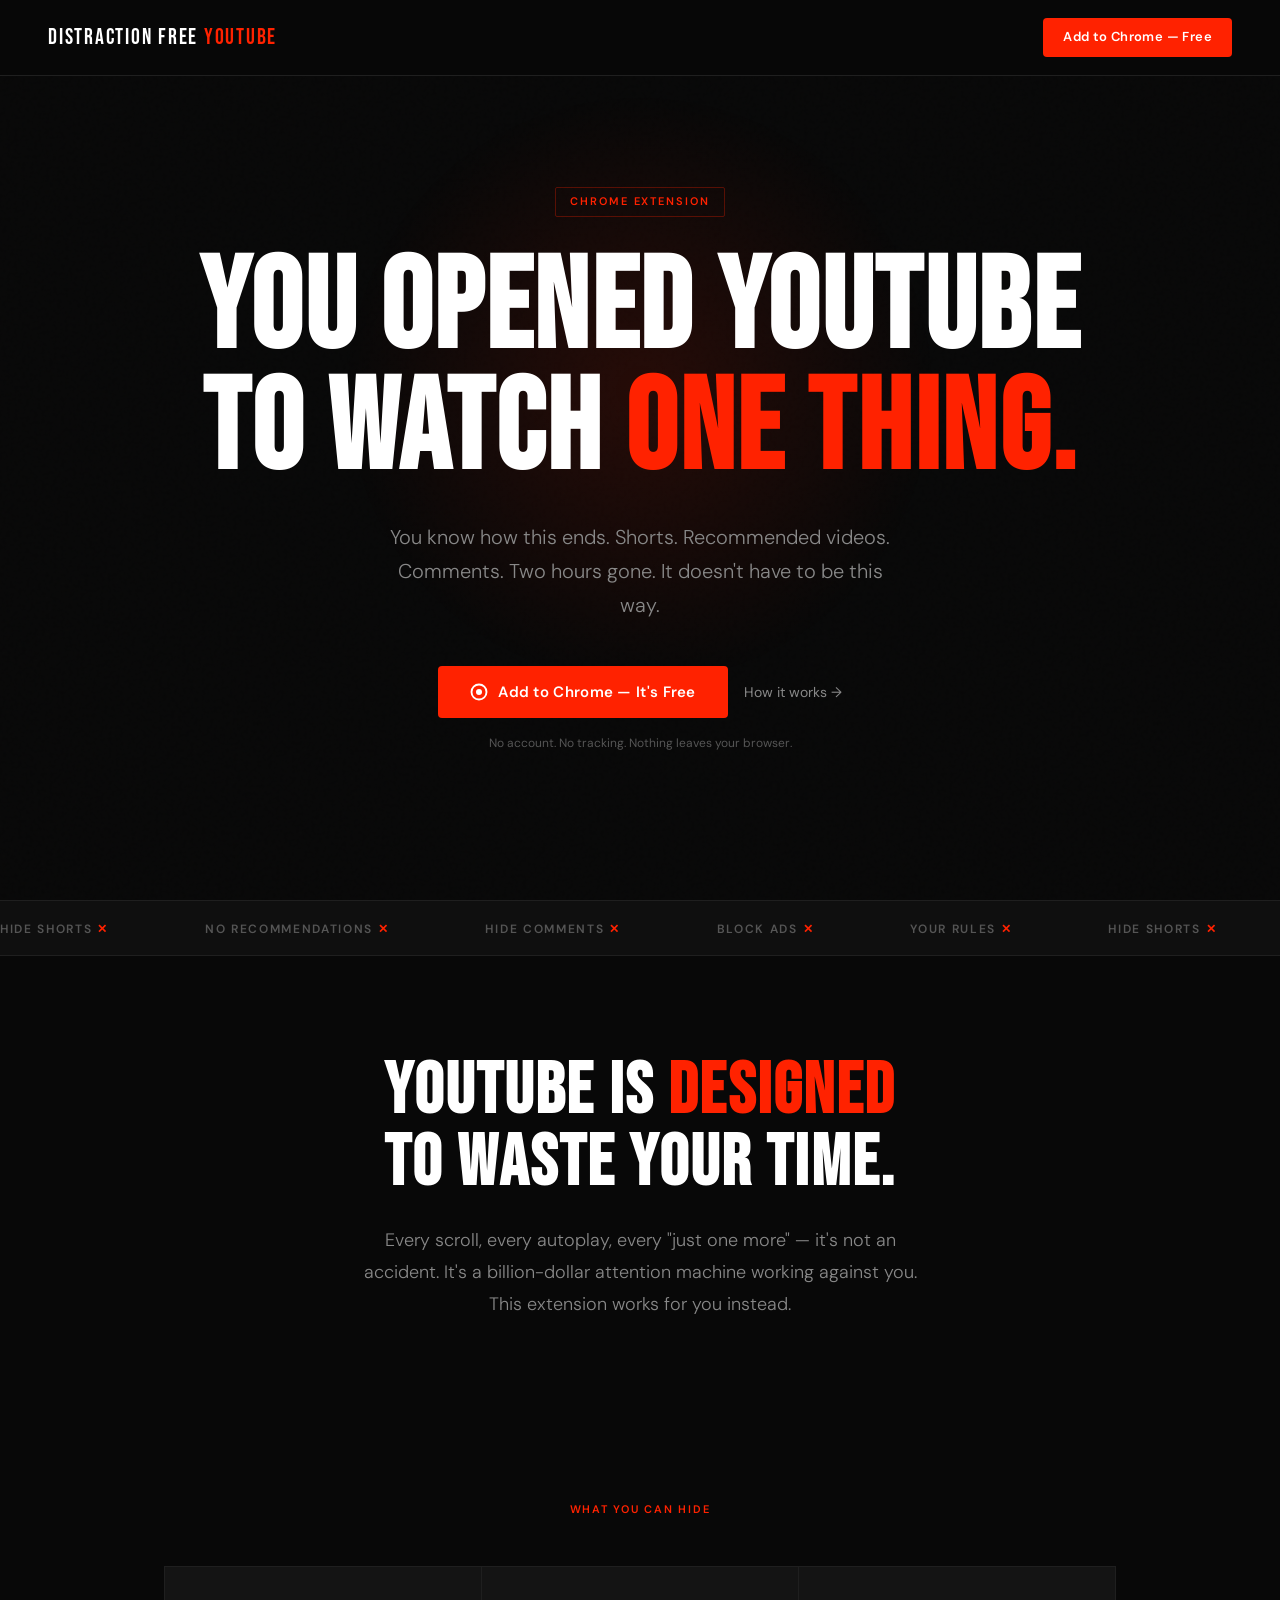
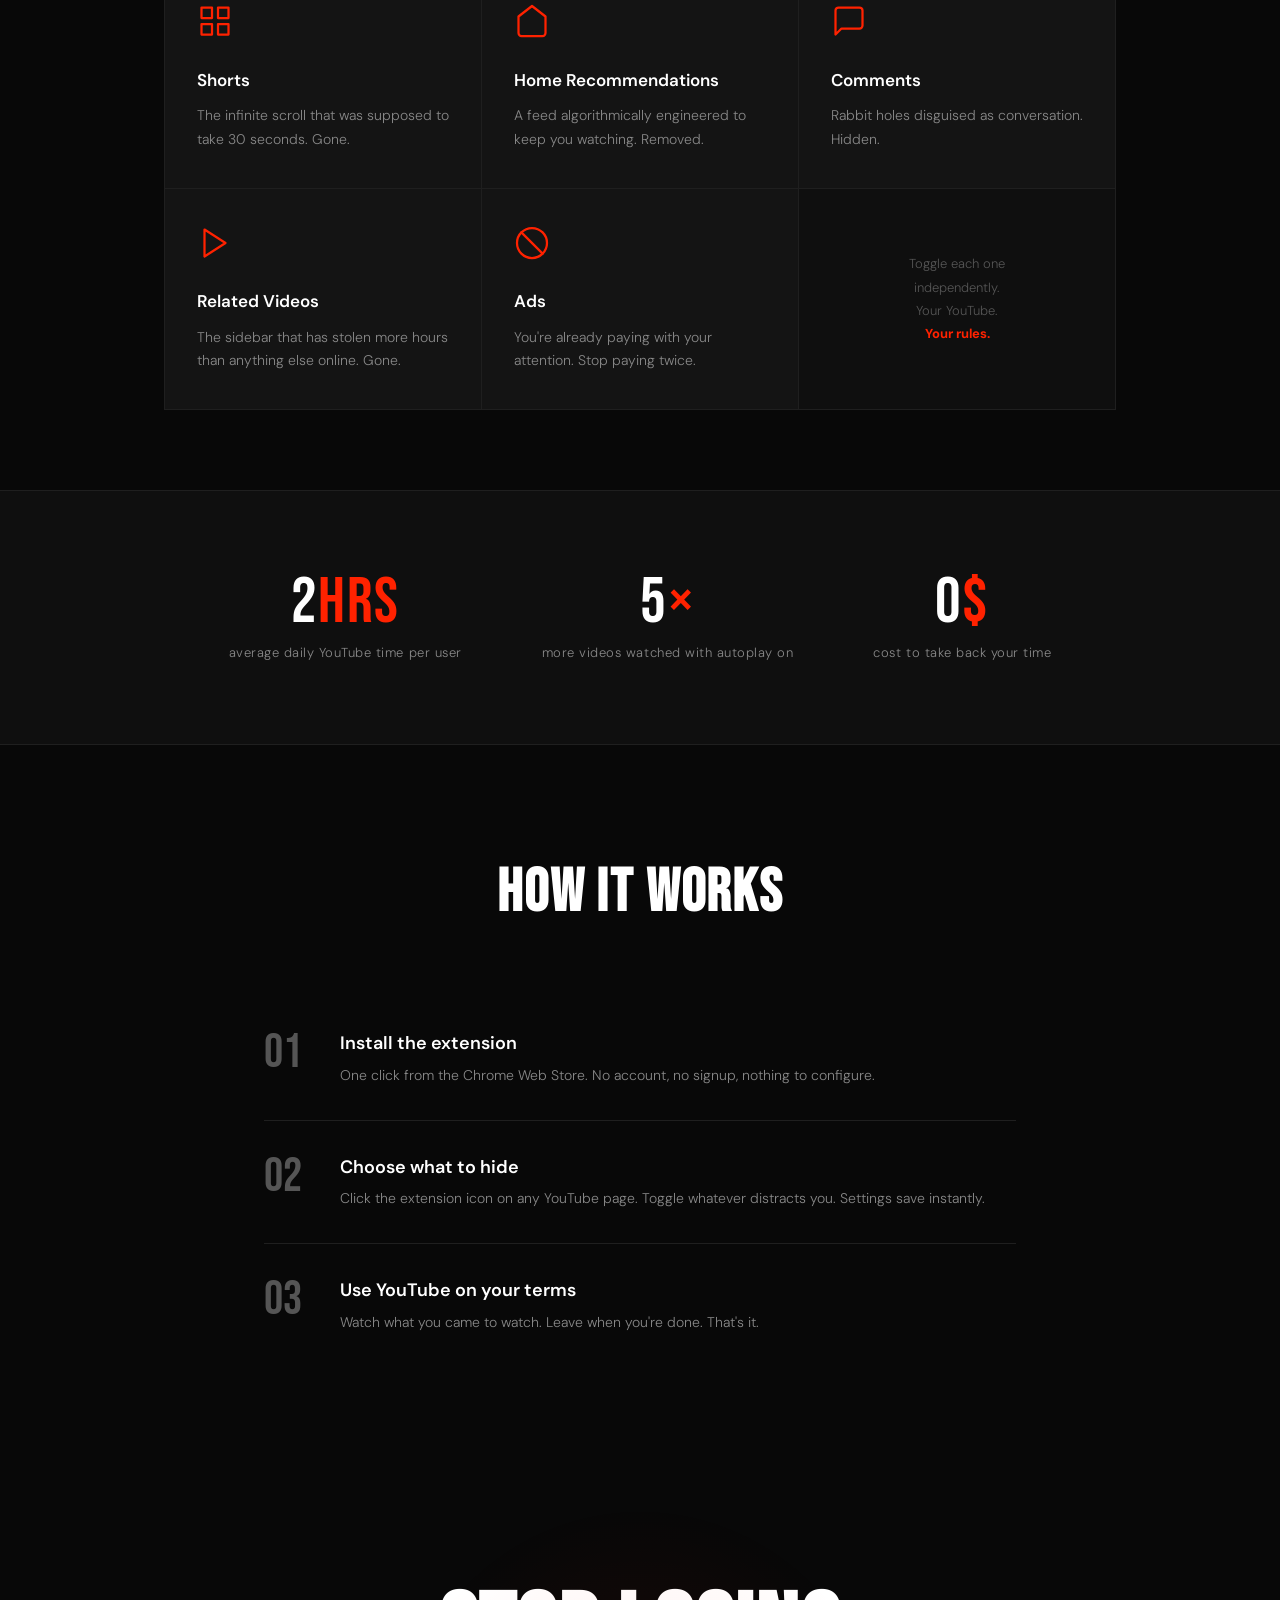
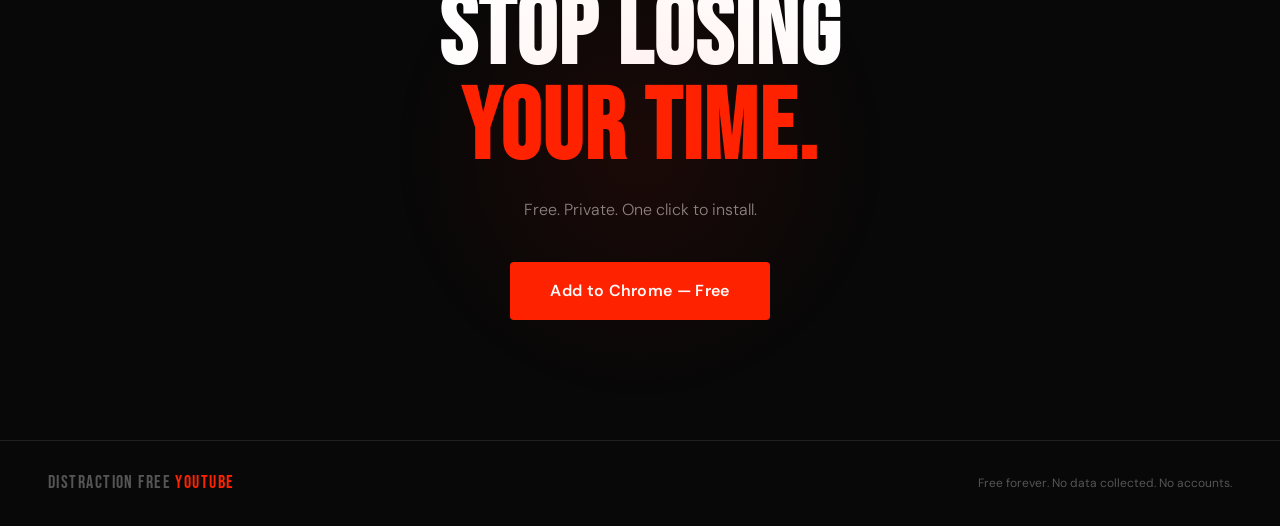
<file: docs/index.html>
<!DOCTYPE html>
<html lang="en">
<head>
  <meta charset="UTF-8" />
  <meta name="viewport" content="width=device-width, initial-scale=1.0" />
  <title>Distraction Free YouTube — Hide Shorts, Ads & Recommendations</title>
  <meta name="description" content="Stop wasting hours on YouTube. Hide Shorts, recommendations, comments and ads with one click. Free Chrome extension. Take back your time." />
  <meta name="keywords" content="hide youtube shorts, remove youtube recommendations, youtube focus mode, distraction free youtube, chrome extension, hide youtube ads, clean youtube, youtube blocker" />
  <meta property="og:title" content="Distraction Free YouTube" />
  <meta property="og:description" content="You opened YouTube to watch one thing. You know how this ends. Take back control." />
  <meta property="og:type" content="website" />
  <link rel="preconnect" href="https://fonts.googleapis.com" />
  <link rel="preconnect" href="https://fonts.gstatic.com" crossorigin />
  <link href="https://fonts.googleapis.com/css2?family=Bebas+Neue&family=DM+Sans:wght@300;400;500;600&display=swap" rel="stylesheet" />
  <style>
    *, *::before, *::after { box-sizing: border-box; margin: 0; padding: 0; }

    :root {
      --red: #ff2200;
      --red-dim: #cc1a00;
      --black: #080808;
      --dark: #0f0f0f;
      --card: #141414;
      --border: #1f1f1f;
      --text: #e8e8e8;
      --muted: #888;
      --muted2: #555;
    }

    html { scroll-behavior: smooth; }

    body {
      background: var(--black);
      color: var(--text);
      font-family: 'DM Sans', sans-serif;
      font-size: 16px;
      line-height: 1.6;
      overflow-x: hidden;
    }

    /* noise overlay */
    body::before {
      content: '';
      position: fixed;
      inset: 0;
      background-image: url("data:image/svg+xml,%3Csvg viewBox='0 0 256 256' xmlns='http://www.w3.org/2000/svg'%3E%3Cfilter id='noise'%3E%3CfeTurbulence type='fractalNoise' baseFrequency='0.9' numOctaves='4' stitchTiles='stitch'/%3E%3C/filter%3E%3Crect width='100%25' height='100%25' filter='url(%23noise)' opacity='0.04'/%3E%3C/svg%3E");
      pointer-events: none;
      z-index: 0;
      opacity: 0.4;
    }

    a { color: inherit; text-decoration: none; }

    /* NAV */
    nav {
      position: fixed;
      top: 0; left: 0; right: 0;
      z-index: 100;
      display: flex;
      align-items: center;
      justify-content: space-between;
      padding: 18px 48px;
      border-bottom: 1px solid var(--border);
      background: rgba(8,8,8,0.85);
      backdrop-filter: blur(12px);
    }
    .nav-logo {
      font-family: 'Bebas Neue', sans-serif;
      font-size: 22px;
      letter-spacing: 0.08em;
      color: #fff;
    }
    .nav-logo span { color: var(--red); }
    .nav-cta {
      background: var(--red);
      color: #fff;
      font-size: 13px;
      font-weight: 600;
      padding: 9px 20px;
      border-radius: 4px;
      letter-spacing: 0.03em;
      transition: background 0.2s;
    }
    .nav-cta:hover { background: var(--red-dim); }

    /* HERO */
    .hero {
      min-height: 100vh;
      display: flex;
      flex-direction: column;
      align-items: center;
      justify-content: center;
      text-align: center;
      padding: 120px 24px 80px;
      position: relative;
      overflow: hidden;
    }

    .hero-glow {
      position: absolute;
      width: 600px; height: 600px;
      border-radius: 50%;
      background: radial-gradient(circle, rgba(255,34,0,0.12) 0%, transparent 70%);
      top: 50%; left: 50%;
      transform: translate(-50%, -60%);
      pointer-events: none;
    }

    .hero-eyebrow {
      display: inline-block;
      font-size: 11px;
      font-weight: 600;
      letter-spacing: 0.18em;
      text-transform: uppercase;
      color: var(--red);
      border: 1px solid rgba(255,34,0,0.3);
      padding: 5px 14px;
      border-radius: 2px;
      margin-bottom: 32px;
      animation: fadeUp 0.6s ease both;
    }

    .hero h1 {
      font-family: 'Bebas Neue', sans-serif;
      font-size: clamp(64px, 10vw, 130px);
      line-height: 0.95;
      letter-spacing: 0.02em;
      color: #fff;
      max-width: 900px;
      animation: fadeUp 0.6s 0.1s ease both;
    }

    .hero h1 em {
      font-style: normal;
      color: var(--red);
    }

    .hero-sub {
      margin-top: 28px;
      font-size: clamp(16px, 2vw, 20px);
      color: var(--muted);
      max-width: 520px;
      font-weight: 300;
      line-height: 1.7;
      animation: fadeUp 0.6s 0.2s ease both;
    }

    .hero-actions {
      margin-top: 44px;
      display: flex;
      align-items: center;
      gap: 16px;
      flex-wrap: wrap;
      justify-content: center;
      animation: fadeUp 0.6s 0.3s ease both;
    }

    .btn-primary {
      background: var(--red);
      color: #fff;
      font-size: 15px;
      font-weight: 600;
      padding: 14px 32px;
      border-radius: 4px;
      letter-spacing: 0.02em;
      transition: background 0.2s, transform 0.15s;
      display: inline-flex;
      align-items: center;
      gap: 10px;
    }
    .btn-primary:hover { background: var(--red-dim); transform: translateY(-1px); }

    .btn-secondary {
      font-size: 14px;
      color: var(--muted);
      font-weight: 400;
    }
    .btn-secondary:hover { color: var(--text); }

    .hero-note {
      margin-top: 16px;
      font-size: 12px;
      color: var(--muted2);
      animation: fadeUp 0.6s 0.4s ease both;
    }

    /* TICKER */
    .ticker {
      border-top: 1px solid var(--border);
      border-bottom: 1px solid var(--border);
      padding: 14px 0;
      overflow: hidden;
      white-space: nowrap;
      background: var(--dark);
    }
    .ticker-inner {
      display: inline-flex;
      gap: 48px;
      animation: ticker 18s linear infinite;
    }
    .ticker-item {
      font-size: 12px;
      font-weight: 600;
      letter-spacing: 0.14em;
      text-transform: uppercase;
      color: var(--muted2);
    }
    .ticker-item span { color: var(--red); margin-right: 48px; }

    /* TRUTH SECTION */
    .truth {
      padding: 100px 24px;
      max-width: 800px;
      margin: 0 auto;
      text-align: center;
    }
    .truth h2 {
      font-family: 'Bebas Neue', sans-serif;
      font-size: clamp(40px, 6vw, 72px);
      line-height: 1;
      letter-spacing: 0.03em;
      color: #fff;
      margin-bottom: 24px;
    }
    .truth h2 em { font-style: normal; color: var(--red); }
    .truth p {
      font-size: 18px;
      color: var(--muted);
      font-weight: 300;
      line-height: 1.8;
      max-width: 580px;
      margin: 0 auto;
    }

    /* FEATURES */
    .features {
      padding: 80px 24px;
      max-width: 1000px;
      margin: 0 auto;
    }
    .features-label {
      font-size: 11px;
      font-weight: 600;
      letter-spacing: 0.16em;
      text-transform: uppercase;
      color: var(--red);
      margin-bottom: 48px;
      text-align: center;
    }
    .features-grid {
      display: grid;
      grid-template-columns: repeat(auto-fit, minmax(280px, 1fr));
      gap: 1px;
      background: var(--border);
      border: 1px solid var(--border);
    }
    .feature-card {
      background: var(--card);
      padding: 36px 32px;
      transition: background 0.2s;
    }
    .feature-card:hover { background: #1a1a1a; }
    .feature-icon {
      width: 36px; height: 36px;
      margin-bottom: 20px;
      color: var(--red);
    }
    .feature-card h3 {
      font-size: 17px;
      font-weight: 600;
      color: #fff;
      margin-bottom: 10px;
    }
    .feature-card p {
      font-size: 14px;
      color: var(--muted);
      line-height: 1.7;
      font-weight: 300;
    }

    /* STATS */
    .stats {
      padding: 80px 24px;
      border-top: 1px solid var(--border);
      border-bottom: 1px solid var(--border);
      display: flex;
      justify-content: center;
      gap: 80px;
      flex-wrap: wrap;
      background: var(--dark);
    }
    .stat { text-align: center; }
    .stat-number {
      font-family: 'Bebas Neue', sans-serif;
      font-size: 64px;
      line-height: 1;
      color: #fff;
      letter-spacing: 0.02em;
    }
    .stat-number span { color: var(--red); }
    .stat-label {
      font-size: 13px;
      color: var(--muted);
      margin-top: 8px;
      font-weight: 300;
      letter-spacing: 0.04em;
    }

    /* HOW IT WORKS */
    .how {
      padding: 100px 24px;
      max-width: 800px;
      margin: 0 auto;
    }
    .how h2 {
      font-family: 'Bebas Neue', sans-serif;
      font-size: clamp(36px, 5vw, 60px);
      letter-spacing: 0.03em;
      color: #fff;
      margin-bottom: 56px;
      text-align: center;
    }
    .steps { display: flex; flex-direction: column; gap: 0; }
    .step {
      display: flex;
      gap: 28px;
      align-items: flex-start;
      padding: 32px 0;
      border-bottom: 1px solid var(--border);
    }
    .step:last-child { border-bottom: none; }
    .step-num {
      font-family: 'Bebas Neue', sans-serif;
      font-size: 48px;
      color: var(--muted2);
      line-height: 1;
      flex-shrink: 0;
      width: 48px;
    }
    .step-content h3 {
      font-size: 18px;
      font-weight: 600;
      color: #fff;
      margin-bottom: 6px;
    }
    .step-content p {
      font-size: 14px;
      color: var(--muted);
      font-weight: 300;
      line-height: 1.7;
    }

    /* CTA BOTTOM */
    .cta-section {
      padding: 120px 24px;
      text-align: center;
      position: relative;
      overflow: hidden;
    }
    .cta-section::before {
      content: '';
      position: absolute;
      width: 500px; height: 500px;
      border-radius: 50%;
      background: radial-gradient(circle, rgba(255,34,0,0.08) 0%, transparent 70%);
      top: 50%; left: 50%;
      transform: translate(-50%, -50%);
      pointer-events: none;
    }
    .cta-section h2 {
      font-family: 'Bebas Neue', sans-serif;
      font-size: clamp(48px, 8vw, 100px);
      line-height: 0.95;
      letter-spacing: 0.02em;
      color: #fff;
      margin-bottom: 20px;
    }
    .cta-section h2 em { font-style: normal; color: var(--red); }
    .cta-section p {
      font-size: 16px;
      color: var(--muted);
      margin-bottom: 40px;
      font-weight: 300;
    }

    /* FOOTER */
    footer {
      border-top: 1px solid var(--border);
      padding: 28px 48px;
      display: flex;
      align-items: center;
      justify-content: space-between;
      flex-wrap: wrap;
      gap: 16px;
    }
    .footer-logo {
      font-family: 'Bebas Neue', sans-serif;
      font-size: 18px;
      letter-spacing: 0.08em;
      color: var(--muted2);
    }
    .footer-logo span { color: var(--red); }
    footer p {
      font-size: 12px;
      color: var(--muted2);
    }

    /* ANIMATIONS */
    @keyframes fadeUp {
      from { opacity: 0; transform: translateY(20px); }
      to   { opacity: 1; transform: translateY(0); }
    }
    @keyframes ticker {
      from { transform: translateX(0); }
      to   { transform: translateX(-50%); }
    }

    /* SCROLL REVEAL */
    .reveal {
      opacity: 0;
      transform: translateY(24px);
      transition: opacity 0.7s ease, transform 0.7s ease;
    }
    .reveal.visible {
      opacity: 1;
      transform: none;
    }

    @media (max-width: 600px) {
      nav { padding: 16px 20px; }
      .stats { gap: 40px; }
      footer { padding: 24px 20px; }
    }
  </style>
</head>
<body>

  <nav>
    <div class="nav-logo">Distraction Free <span>YouTube</span></div>
    <a href="https://chromewebstore.google.com/detail/distraction-free-youtube/ckkcdcieljicflmkokdekbfpkclmmibp" class="nav-cta" target="_blank">Add to Chrome — Free</a>
  </nav>

  <section class="hero">
    <div class="hero-glow"></div>
    <div class="hero-eyebrow">Chrome Extension</div>
    <h1>You opened YouTube<br>to watch <em>one thing.</em></h1>
    <p class="hero-sub">You know how this ends. Shorts. Recommended videos. Comments. Two hours gone. It doesn't have to be this way.</p>
    <div class="hero-actions">
      <a href="https://chromewebstore.google.com/detail/distraction-free-youtube/ckkcdcieljicflmkokdekbfpkclmmibp" class="btn-primary" target="_blank">
        <svg width="18" height="18" viewBox="0 0 24 24" fill="none" stroke="currentColor" stroke-width="2.5" stroke-linecap="round" stroke-linejoin="round"><path d="M12 2C6.48 2 2 6.48 2 12s4.48 10 10 10 10-4.48 10-10S17.52 2 12 2z"/><circle cx="12" cy="12" r="4" fill="currentColor" stroke="none"/></svg>
        Add to Chrome — It's Free
      </a>
      <a href="#how" class="btn-secondary">How it works →</a>
    </div>
    <p class="hero-note">No account. No tracking. Nothing leaves your browser.</p>
  </section>

  <div class="ticker">
    <div class="ticker-inner">
      <span class="ticker-item">Hide Shorts <span>✕</span></span>
      <span class="ticker-item">No Recommendations <span>✕</span></span>
      <span class="ticker-item">Hide Comments <span>✕</span></span>
      <span class="ticker-item">Block Ads <span>✕</span></span>
      <span class="ticker-item">Your Rules <span>✕</span></span>
      <span class="ticker-item">Hide Shorts <span>✕</span></span>
      <span class="ticker-item">No Recommendations <span>✕</span></span>
      <span class="ticker-item">Hide Comments <span>✕</span></span>
      <span class="ticker-item">Block Ads <span>✕</span></span>
      <span class="ticker-item">Your Rules <span>✕</span></span>
    </div>
  </div>

  <section class="truth reveal">
    <h2>YouTube is <em>designed</em><br>to waste your time.</h2>
    <p>Every scroll, every autoplay, every "just one more" — it's not an accident. It's a billion-dollar attention machine working against you. This extension works for you instead.</p>
  </section>

  <section class="features">
    <p class="features-label reveal">What you can hide</p>
    <div class="features-grid">
      <div class="feature-card reveal">
        <svg class="feature-icon" viewBox="0 0 24 24" fill="none" stroke="currentColor" stroke-width="1.5" stroke-linecap="round" stroke-linejoin="round"><rect x="3" y="3" width="7" height="7"/><rect x="14" y="3" width="7" height="7"/><rect x="3" y="14" width="7" height="7"/><rect x="14" y="14" width="7" height="7"/></svg>
        <h3>Shorts</h3>
        <p>The infinite scroll that was supposed to take 30 seconds. Gone.</p>
      </div>
      <div class="feature-card reveal">
        <svg class="feature-icon" viewBox="0 0 24 24" fill="none" stroke="currentColor" stroke-width="1.5" stroke-linecap="round" stroke-linejoin="round"><path d="M3 9l9-7 9 7v11a2 2 0 0 1-2 2H5a2 2 0 0 1-2-2z"/></svg>
        <h3>Home Recommendations</h3>
        <p>A feed algorithmically engineered to keep you watching. Removed.</p>
      </div>
      <div class="feature-card reveal">
        <svg class="feature-icon" viewBox="0 0 24 24" fill="none" stroke="currentColor" stroke-width="1.5" stroke-linecap="round" stroke-linejoin="round"><path d="M21 15a2 2 0 0 1-2 2H7l-4 4V5a2 2 0 0 1 2-2h14a2 2 0 0 1 2 2z"/></svg>
        <h3>Comments</h3>
        <p>Rabbit holes disguised as conversation. Hidden.</p>
      </div>
      <div class="feature-card reveal">
        <svg class="feature-icon" viewBox="0 0 24 24" fill="none" stroke="currentColor" stroke-width="1.5" stroke-linecap="round" stroke-linejoin="round"><polygon points="5 3 19 12 5 21 5 3"/></svg>
        <h3>Related Videos</h3>
        <p>The sidebar that has stolen more hours than anything else online. Gone.</p>
      </div>
      <div class="feature-card reveal">
        <svg class="feature-icon" viewBox="0 0 24 24" fill="none" stroke="currentColor" stroke-width="1.5" stroke-linecap="round" stroke-linejoin="round"><circle cx="12" cy="12" r="10"/><line x1="4.93" y1="4.93" x2="19.07" y2="19.07"/></svg>
        <h3>Ads</h3>
        <p>You're already paying with your attention. Stop paying twice.</p>
      </div>
      <div class="feature-card reveal" style="background: #0f0f0f; display:flex; align-items:center; justify-content:center;">
        <p style="font-size:13px; color: var(--muted2); text-align:center; line-height:1.8;">Toggle each one<br>independently.<br>Your YouTube.<br><strong style="color:var(--red)">Your rules.</strong></p>
      </div>
    </div>
  </section>

  <div class="stats reveal">
    <div class="stat">
      <div class="stat-number">2<span>hrs</span></div>
      <div class="stat-label">average daily YouTube time per user</div>
    </div>
    <div class="stat">
      <div class="stat-number">5<span>×</span></div>
      <div class="stat-label">more videos watched with autoplay on</div>
    </div>
    <div class="stat">
      <div class="stat-number">0<span>$</span></div>
      <div class="stat-label">cost to take back your time</div>
    </div>
  </div>

  <section class="how" id="how">
    <h2 class="reveal">How it works</h2>
    <div class="steps">
      <div class="step reveal">
        <div class="step-num">01</div>
        <div class="step-content">
          <h3>Install the extension</h3>
          <p>One click from the Chrome Web Store. No account, no signup, nothing to configure.</p>
        </div>
      </div>
      <div class="step reveal">
        <div class="step-num">02</div>
        <div class="step-content">
          <h3>Choose what to hide</h3>
          <p>Click the extension icon on any YouTube page. Toggle whatever distracts you. Settings save instantly.</p>
        </div>
      </div>
      <div class="step reveal">
        <div class="step-num">03</div>
        <div class="step-content">
          <h3>Use YouTube on your terms</h3>
          <p>Watch what you came to watch. Leave when you're done. That's it.</p>
        </div>
      </div>
    </div>
  </section>

  <section class="cta-section reveal">
    <h2>Stop losing<br><em>your time.</em></h2>
    <p>Free. Private. One click to install.</p>
    <a href="https://chromewebstore.google.com/detail/distraction-free-youtube/ckkcdcieljicflmkokdekbfpkclmmibp" class="btn-primary" target="_blank" style="display:inline-flex; font-size:16px; padding:16px 40px;">
      Add to Chrome — Free
    </a>
  </section>

  <footer>
    <div class="footer-logo">Distraction Free <span>YouTube</span></div>
    <p>Free forever. No data collected. No accounts.</p>
  </footer>

  <script>
    const observer = new IntersectionObserver((entries) => {
      entries.forEach(e => { if (e.isIntersecting) { e.target.classList.add('visible'); } });
    }, { threshold: 0.1 });
    document.querySelectorAll('.reveal').forEach(el => observer.observe(el));
  </script>

</body>
</html>
</file>
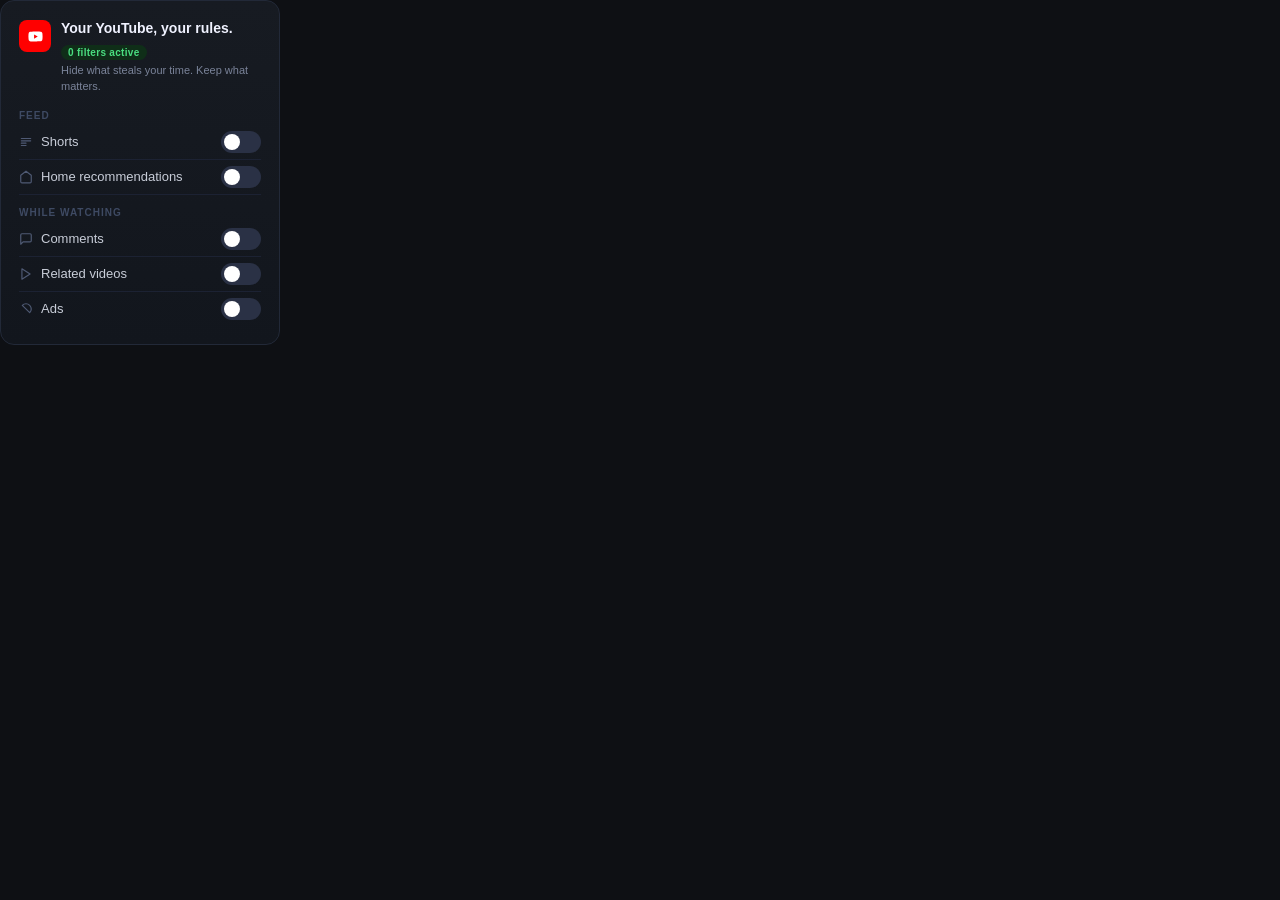
<file: popup/popup.html>
<!doctype html>
<html lang="en">
  <head>
    <meta charset="UTF-8" />
    <meta name="viewport" content="width=device-width, initial-scale=1.0" />
    <title>Distraction Free YT</title>
    <link rel="stylesheet" href="popup.css" />
  </head>
  <body>
    <main class="popup">
      <header class="popup-header">
        <div class="header-icon-wrap">
          <svg viewBox="0 0 24 24" class="header-icon" aria-hidden="true">
            <path d="M10 15l5.19-3L10 9v6m11.56-7.83c.13.47.22 1.1.28 1.9.07.8.1 1.49.1 2.09L22 12c0 2.19-.16 3.8-.44 4.83-.25.9-.83 1.48-1.73 1.73-.47.13-1.33.22-2.65.28-1.3.07-2.49.1-3.59.1L12 19c-4.19 0-6.8-.16-7.83-.44-.9-.25-1.48-.83-1.73-1.73-.13-.47-.22-1.1-.28-1.9-.07-.8-.1-1.49-.1-2.09L2 12c0-2.19.16-3.8.44-4.83.25-.9.83-1.48 1.73-1.73.47-.13 1.33-.22 2.65-.28 1.3-.07 2.49-.1 3.59-.1L12 5c4.19 0 6.8.16 7.83.44.9.25 1.48.83 1.73 1.73z"/>
          </svg>
        </div>
        <div class="header-text">
          <div class="header-top-row">
            <h1>Your YouTube, your rules.</h1>
            <span class="filter-chip" id="filterChip">0 filters active</span>
          </div>
          <p class="subtitle">Hide what steals your time. Keep what matters.</p>
        </div>
      </header>

      <div class="section-label">Feed</div>

      <label class="toggle-row">
        <span class="toggle-label">
          <svg class="row-icon" viewBox="0 0 24 24" aria-hidden="true"><path d="M4 6h16M4 10h16M4 14h8M4 18h8"/></svg>
          Shorts
        </span>
        <span class="toggle-switch">
          <input type="checkbox" id="hideShorts" />
          <span class="slider"></span>
        </span>
      </label>

      <label class="toggle-row">
        <span class="toggle-label">
          <svg class="row-icon" viewBox="0 0 24 24" aria-hidden="true"><path d="M3 9l9-7 9 7v11a2 2 0 0 1-2 2H5a2 2 0 0 1-2-2z"/></svg>
          Home recommendations
        </span>
        <span class="toggle-switch">
          <input type="checkbox" id="hideHomeRecommendations" />
          <span class="slider"></span>
        </span>
      </label>

      <div class="section-label">While watching</div>

      <label class="toggle-row">
        <span class="toggle-label">
          <svg class="row-icon" viewBox="0 0 24 24" aria-hidden="true"><path d="M21 15a2 2 0 0 1-2 2H7l-4 4V5a2 2 0 0 1 2-2h14a2 2 0 0 1 2 2z"/></svg>
          Comments
        </span>
        <span class="toggle-switch">
          <input type="checkbox" id="hideComments" />
          <span class="slider"></span>
        </span>
      </label>

      <label class="toggle-row">
        <span class="toggle-label">
          <svg class="row-icon" viewBox="0 0 24 24" aria-hidden="true"><path d="M5 3l14 9-14 9V3z"/></svg>
          Related videos
        </span>
        <span class="toggle-switch">
          <input type="checkbox" id="hideRecommendations" />
          <span class="slider"></span>
        </span>
      </label>

      <label class="toggle-row last">
        <span class="toggle-label">
          <svg class="row-icon" viewBox="0 0 24 24" aria-hidden="true"><path d="M18.364 18.364A9 9 0 0 0 5.636 5.636m12.728 12.728L5.636 5.636M18.364 18.364 5.636 5.636"/></svg>
          Ads
        </span>
        <span class="toggle-switch">
          <input type="checkbox" id="hideAds" />
          <span class="slider"></span>
        </span>
      </label>
    </main>

    <script src="../src/storage.js"></script>
    <script src="popup.js"></script>
  </body>
</html>
</file>
<file: popup/popup.css>
body {
  margin: 0;
  font-family: Inter, Segoe UI, Arial, sans-serif;
  background: #0e1014;
  color: #f3f6ff;
}

.popup {
  width: 280px;
  padding: 18px;
  background: linear-gradient(180deg, #171b22, #12161d);
  border: 1px solid #222938;
  border-radius: 14px;
  box-sizing: border-box;
}

/* ── Header ── */

.popup-header {
  display: flex;
  align-items: flex-start;
  gap: 10px;
  margin-bottom: 16px;
}

.header-icon-wrap {
  width: 32px;
  height: 32px;
  background: #ff0000;
  border-radius: 8px;
  display: flex;
  align-items: center;
  justify-content: center;
  flex-shrink: 0;
  margin-top: 1px;
}

.header-icon {
  width: 17px;
  height: 17px;
  fill: #ffffff;
}

.header-text {
  flex: 1;
  min-width: 0;
}

.header-top-row {
  display: flex;
  align-items: center;
  gap: 8px;
  flex-wrap: wrap;
  margin-bottom: 3px;
}

h1 {
  margin: 0;
  font-size: 14px;
  font-weight: 700;
  line-height: 1.3;
  color: #f0f2ff;
}

.filter-chip {
  font-size: 10px;
  font-weight: 600;
  background: #0f2e18;
  color: #4ade80;
  padding: 2px 7px;
  border-radius: 20px;
  letter-spacing: 0.03em;
  white-space: nowrap;
  flex-shrink: 0;
}

.subtitle {
  margin: 0;
  color: #7a8399;
  font-size: 11px;
  line-height: 1.4;
}

/* ── Section labels ── */

.section-label {
  font-size: 10px;
  font-weight: 600;
  color: #3e4a63;
  text-transform: uppercase;
  letter-spacing: 0.1em;
  margin: 12px 0 4px;
}

/* ── Toggle rows ── */

.toggle-row {
  display: flex;
  align-items: center;
  justify-content: space-between;
  gap: 10px;
  padding: 6px 0;
  font-size: 13px;
  border-bottom: 1px solid #1c2233;
  cursor: pointer;
}

.toggle-row.last {
  border-bottom: none;
}

.toggle-label {
  display: flex;
  align-items: center;
  gap: 8px;
  color: #c8cdd8;
}

.row-icon {
  width: 14px;
  height: 14px;
  stroke: #4f5a74;
  fill: none;
  stroke-width: 2;
  stroke-linecap: round;
  stroke-linejoin: round;
  flex-shrink: 0;
}

/* ── Toggle switch ── */

.toggle-switch {
  position: relative;
  width: 40px;
  height: 22px;
  flex-shrink: 0;
}

.toggle-switch input {
  position: absolute;
  opacity: 0;
  width: 100%;
  height: 100%;
  margin: 0;
  cursor: pointer;
  z-index: 1;
}

.slider {
  position: absolute;
  inset: 0;
  background: #2a3145;
  border-radius: 999px;
  transition: background-color 0.2s ease;
}

.slider::before {
  content: "";
  position: absolute;
  top: 3px;
  left: 3px;
  width: 16px;
  height: 16px;
  border-radius: 50%;
  background: #ffffff;
  transition: transform 0.2s ease;
}

.toggle-switch input:checked + .slider {
  background: #4f7fff;
}

.toggle-switch input:checked + .slider::before {
  transform: translateX(18px);
}
</file>
